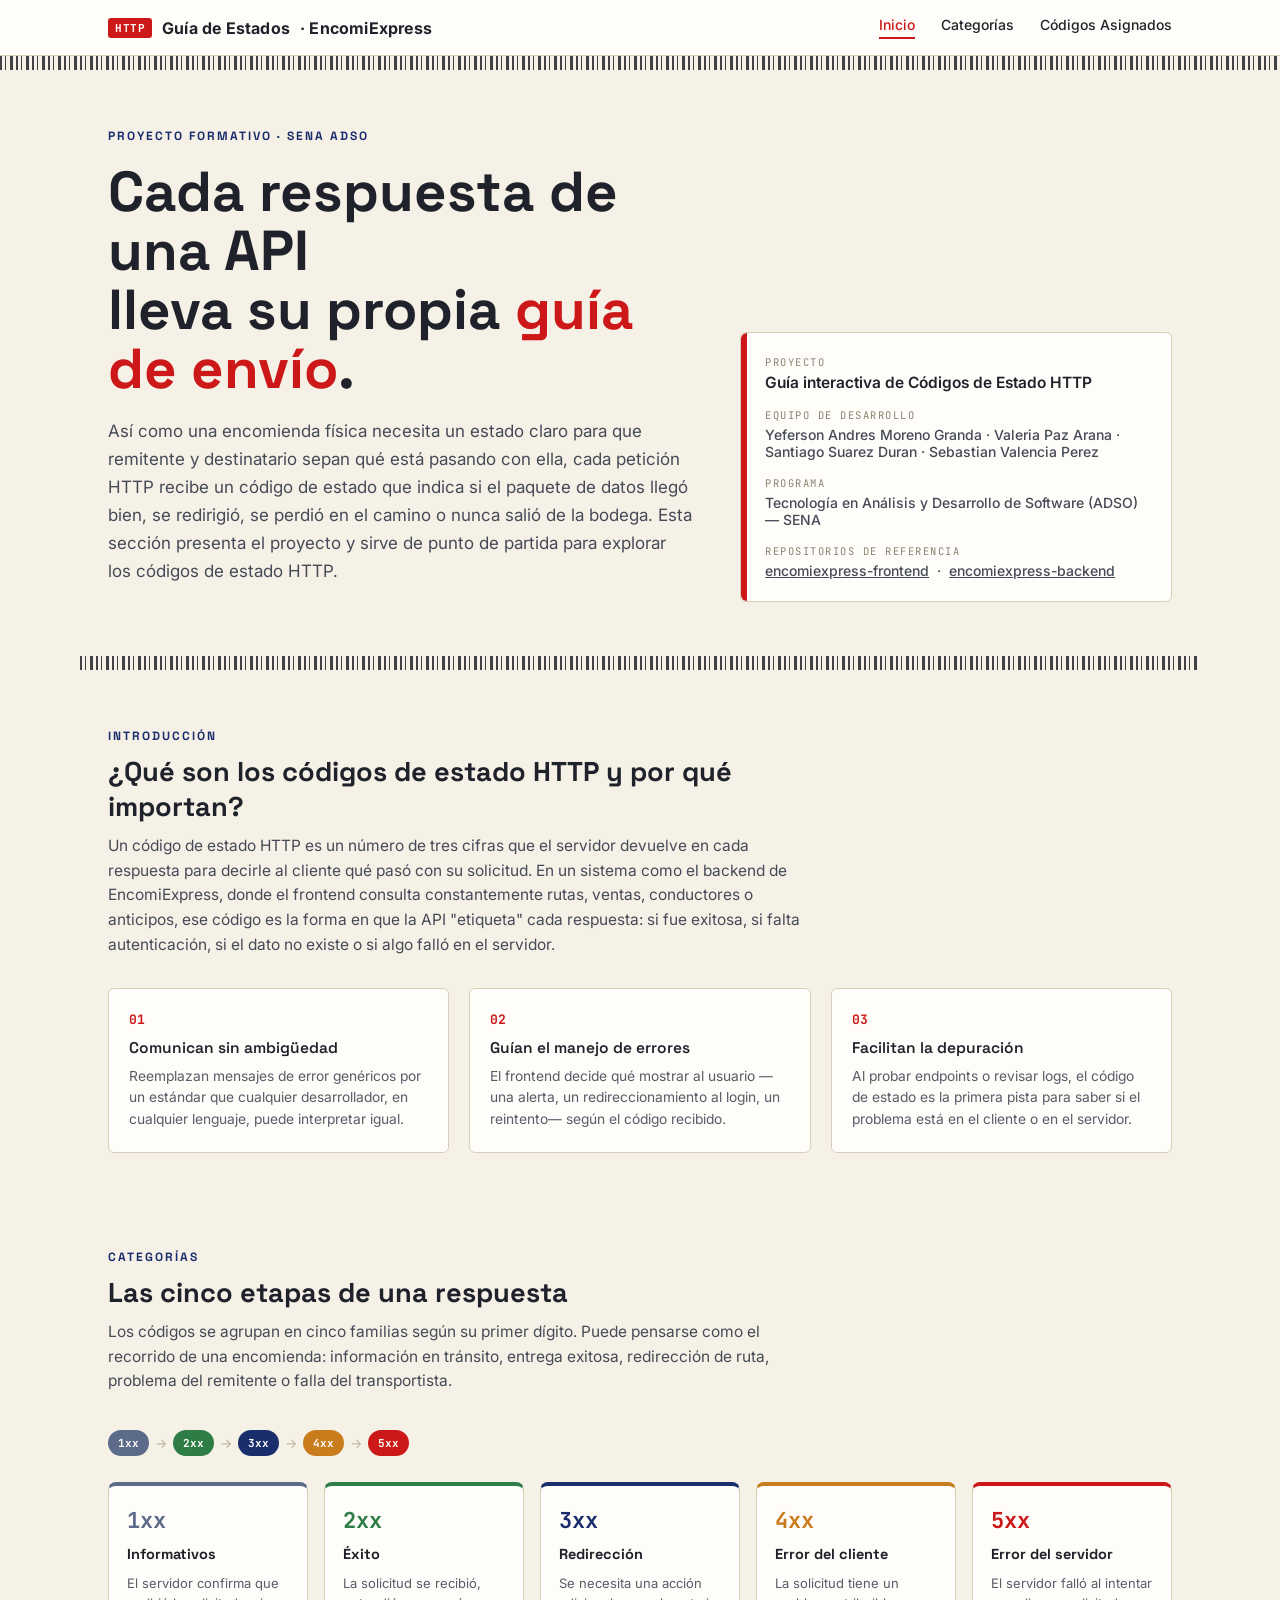
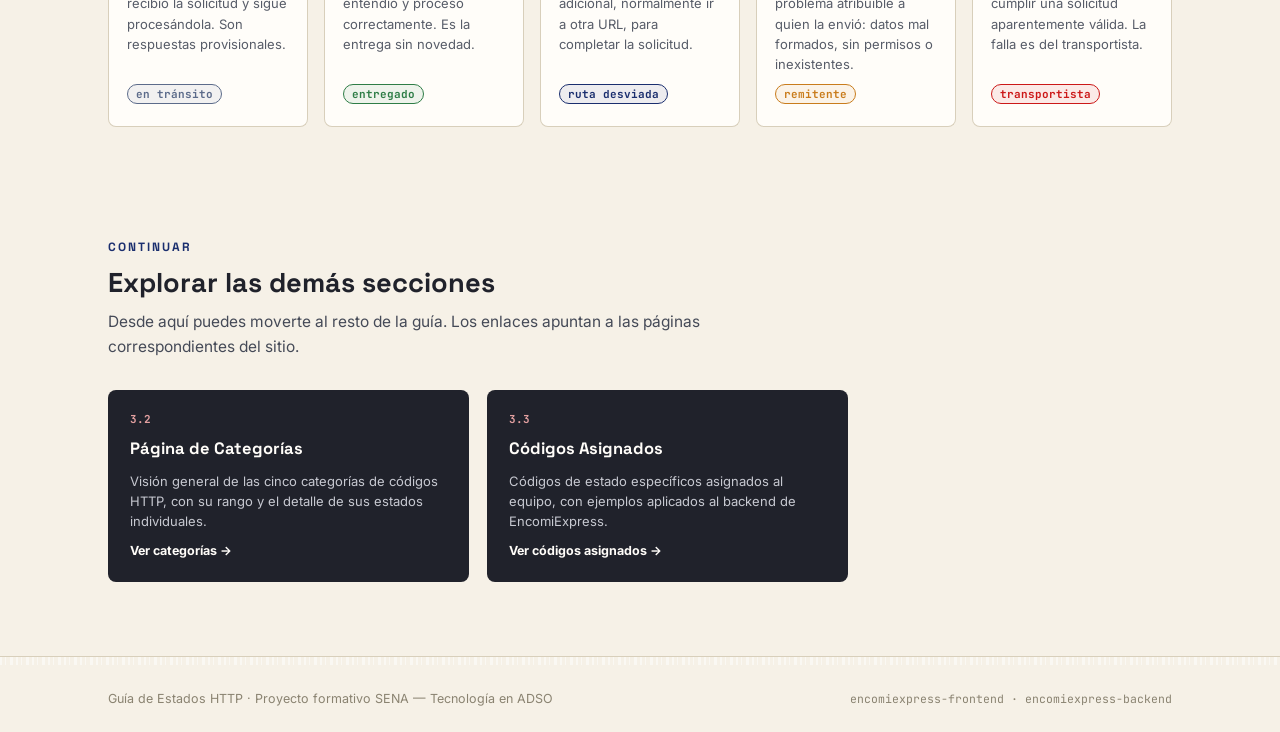
<file: index.html>
<!DOCTYPE html>
<html lang="es">
<head>
<meta charset="UTF-8">
<meta name="viewport" content="width=device-width, initial-scale=1.0">
<title>EncomiExpress · Guía de Estados HTTP</title>
<link rel="preconnect" href="https://fonts.googleapis.com">
<link rel="preconnect" href="https://fonts.gstatic.com" crossorigin>
<link href="https://fonts.googleapis.com/css2?family=Space+Grotesk:wght@500;600;700&family=Inter:wght@400;500;600&family=JetBrains+Mono:wght@500;700&display=swap" rel="stylesheet">
<link rel="stylesheet" href="styles.css">
</head>
<body class="page-home">

<header class="top">
  <div class="nav-wrap">
    <div class="brand"><span class="tag">HTTP</span> Guía de Estados<span class="brand-suffix"> · EncomiExpress</span></div>
    <nav class="links" id="nav-links">
      <a href="index.html">Inicio</a>
      <a href="categorias.html">Categorías</a>
      <a href="codigos-asignados.html">Códigos Asignados</a>
    </nav>
    <button type="button" class="nav-toggle" aria-label="Abrir menú" aria-expanded="false" aria-controls="nav-links">
      <span></span><span></span><span></span>
    </button>
  </div>
</header>

<div class="barcode"></div>

<main id="inicio">

  <section class="hero">
    <div>
      <span class="eyebrow">Proyecto formativo · SENA ADSO</span>
      <h1>Cada respuesta de una API<br>lleva su propia <span>guía de envío</span>.</h1>
      <p class="lead">
        Así como una encomienda física necesita un estado claro para que remitente y destinatario sepan
        qué está pasando con ella, cada petición HTTP recibe un código de estado que indica si el paquete
        de datos llegó bien, se redirigió, se perdió en el camino o nunca salió de la bodega.
        Esta sección presenta el proyecto y sirve de punto de partida para explorar los códigos de estado HTTP.
      </p>
    </div>

    <div class="waybill">
      <div class="wb-row">
        <div class="wb-label">Proyecto</div>
        <div class="wb-value">Guía interactiva de Códigos de Estado HTTP</div>
      </div>
      <div class="wb-row">
        <div class="wb-label">Equipo de desarrollo</div>
        <div class="wb-value small">Yeferson Andres Moreno Granda · Valeria Paz Arana · Santiago Suarez Duran · Sebastian Valencia Perez</div>
      </div>
      <div class="wb-row">
        <div class="wb-label">Programa</div>
        <div class="wb-value small">Tecnología en Análisis y Desarrollo de Software (ADSO) — SENA</div>
      </div>
      <div class="wb-row">
        <div class="wb-label">Repositorios de referencia</div>
        <div class="wb-value small">
          <a href="https://github.com/EncomiExpress/encomiexpress-frontend" target="_blank" rel="noopener">encomiexpress-frontend</a>
          &nbsp;·&nbsp;
          <a href="https://github.com/EncomiExpress/encomiexpress-backend" target="_blank" rel="noopener">encomiexpress-backend</a>
        </div>
      </div>
    </div>
  </section>

  <div class="barcode" style="max-width:1120px;margin:0 auto;"></div>

  <section id="por-que-importan">
    <div class="section-head">
      <span class="eyebrow">Introducción</span>
      <h2>¿Qué son los códigos de estado HTTP y por qué importan?</h2>
      <p>
        Un código de estado HTTP es un número de tres cifras que el servidor devuelve en cada respuesta
        para decirle al cliente qué pasó con su solicitud. En un sistema como el backend de EncomiExpress,
        donde el frontend consulta constantemente rutas, ventas, conductores o anticipos, ese código es la
        forma en que la API "etiqueta" cada respuesta: si fue exitosa, si falta autenticación, si el dato no
        existe o si algo falló en el servidor.
      </p>
    </div>

    <div class="why-grid">
      <div class="why-card">
        <div class="num">01</div>
        <h3>Comunican sin ambigüedad</h3>
        <p>Reemplazan mensajes de error genéricos por un estándar que cualquier desarrollador, en cualquier lenguaje, puede interpretar igual.</p>
      </div>
      <div class="why-card">
        <div class="num">02</div>
        <h3>Guían el manejo de errores</h3>
        <p>El frontend decide qué mostrar al usuario —una alerta, un redireccionamiento al login, un reintento— según el código recibido.</p>
      </div>
      <div class="why-card">
        <div class="num">03</div>
        <h3>Facilitan la depuración</h3>
        <p>Al probar endpoints o revisar logs, el código de estado es la primera pista para saber si el problema está en el cliente o en el servidor.</p>
      </div>
    </div>
  </section>

  <section id="categorias" class="tight">
    <div class="section-head">
      <span class="eyebrow">Categorías</span>
      <h2>Las cinco etapas de una respuesta</h2>
      <p>
        Los códigos se agrupan en cinco familias según su primer dígito. Puede pensarse como el recorrido
        de una encomienda: información en tránsito, entrega exitosa, redirección de ruta, problema del
        remitente o falla del transportista.
      </p>
    </div>

    <div class="track-strip">
      <span class="stop" style="background:#5C6B8A">1xx</span><span class="arrow">→</span>
      <span class="stop" style="background:var(--verde-entregado)">2xx</span><span class="arrow">→</span>
      <span class="stop" style="background:var(--azul-encomi)">3xx</span><span class="arrow">→</span>
      <span class="stop" style="background:var(--ambar-aviso)">4xx</span><span class="arrow">→</span>
      <span class="stop" style="background:var(--rojo-carga)">5xx</span>
    </div>

    <div class="cat-grid">
      <div class="cat-card" style="--c:#5C6B8A">
        <div class="code-range">1xx</div>
        <h3>Informativos</h3>
        <p>El servidor confirma que recibió la solicitud y sigue procesándola. Son respuestas provisionales.</p>
        <span class="status-chip">en tránsito</span>
      </div>
      <div class="cat-card" style="--c:var(--verde-entregado)">
        <div class="code-range">2xx</div>
        <h3>Éxito</h3>
        <p>La solicitud se recibió, entendió y procesó correctamente. Es la entrega sin novedad.</p>
        <span class="status-chip">entregado</span>
      </div>
      <div class="cat-card" style="--c:var(--azul-encomi)">
        <div class="code-range">3xx</div>
        <h3>Redirección</h3>
        <p>Se necesita una acción adicional, normalmente ir a otra URL, para completar la solicitud.</p>
        <span class="status-chip">ruta desviada</span>
      </div>
      <div class="cat-card" style="--c:var(--ambar-aviso)">
        <div class="code-range">4xx</div>
        <h3>Error del cliente</h3>
        <p>La solicitud tiene un problema atribuible a quien la envió: datos mal formados, sin permisos o inexistentes.</p>
        <span class="status-chip">remitente</span>
      </div>
      <div class="cat-card" style="--c:var(--rojo-carga)">
        <div class="code-range">5xx</div>
        <h3>Error del servidor</h3>
        <p>El servidor falló al intentar cumplir una solicitud aparentemente válida. La falla es del transportista.</p>
        <span class="status-chip">transportista</span>
      </div>
    </div>
  </section>

  <section id="explorar">
    <div class="section-head">
      <span class="eyebrow">Continuar</span>
      <h2>Explorar las demás secciones</h2>
      <p>Desde aquí puedes moverte al resto de la guía. Los enlaces apuntan a las páginas correspondientes del sitio.</p>
    </div>

    <div class="explore-grid cols-2">
      <a class="explore-card" href="categorias.html">
        <span class="ex-num">3.2</span>
        <h3>Página de Categorías</h3>
        <p>Visión general de las cinco categorías de códigos HTTP, con su rango y el detalle de sus estados individuales.</p>
        <span class="go">Ver categorías</span>
      </a>
      <a class="explore-card" href="codigos-asignados.html">
        <span class="ex-num">3.3</span>
        <h3>Códigos Asignados</h3>
        <p>Códigos de estado específicos asignados al equipo, con ejemplos aplicados al backend de EncomiExpress.</p>
        <span class="go">Ver códigos asignados</span>
      </a>
    </div>
  </section>

</main>

<footer>
  <div class="barcode light" style="height:8px;"></div>
  <div class="footer-wrap">
    <p>Guía de Estados HTTP · Proyecto formativo SENA — Tecnología en ADSO</p>
    <p class="mono">encomiexpress-frontend · encomiexpress-backend</p>
  </div>
</footer>

<button type="button" id="back-to-top" class="back-to-top" aria-label="Volver arriba">↑</button>

<script src="script.js" defer></script>
</body>
</html>
</file>
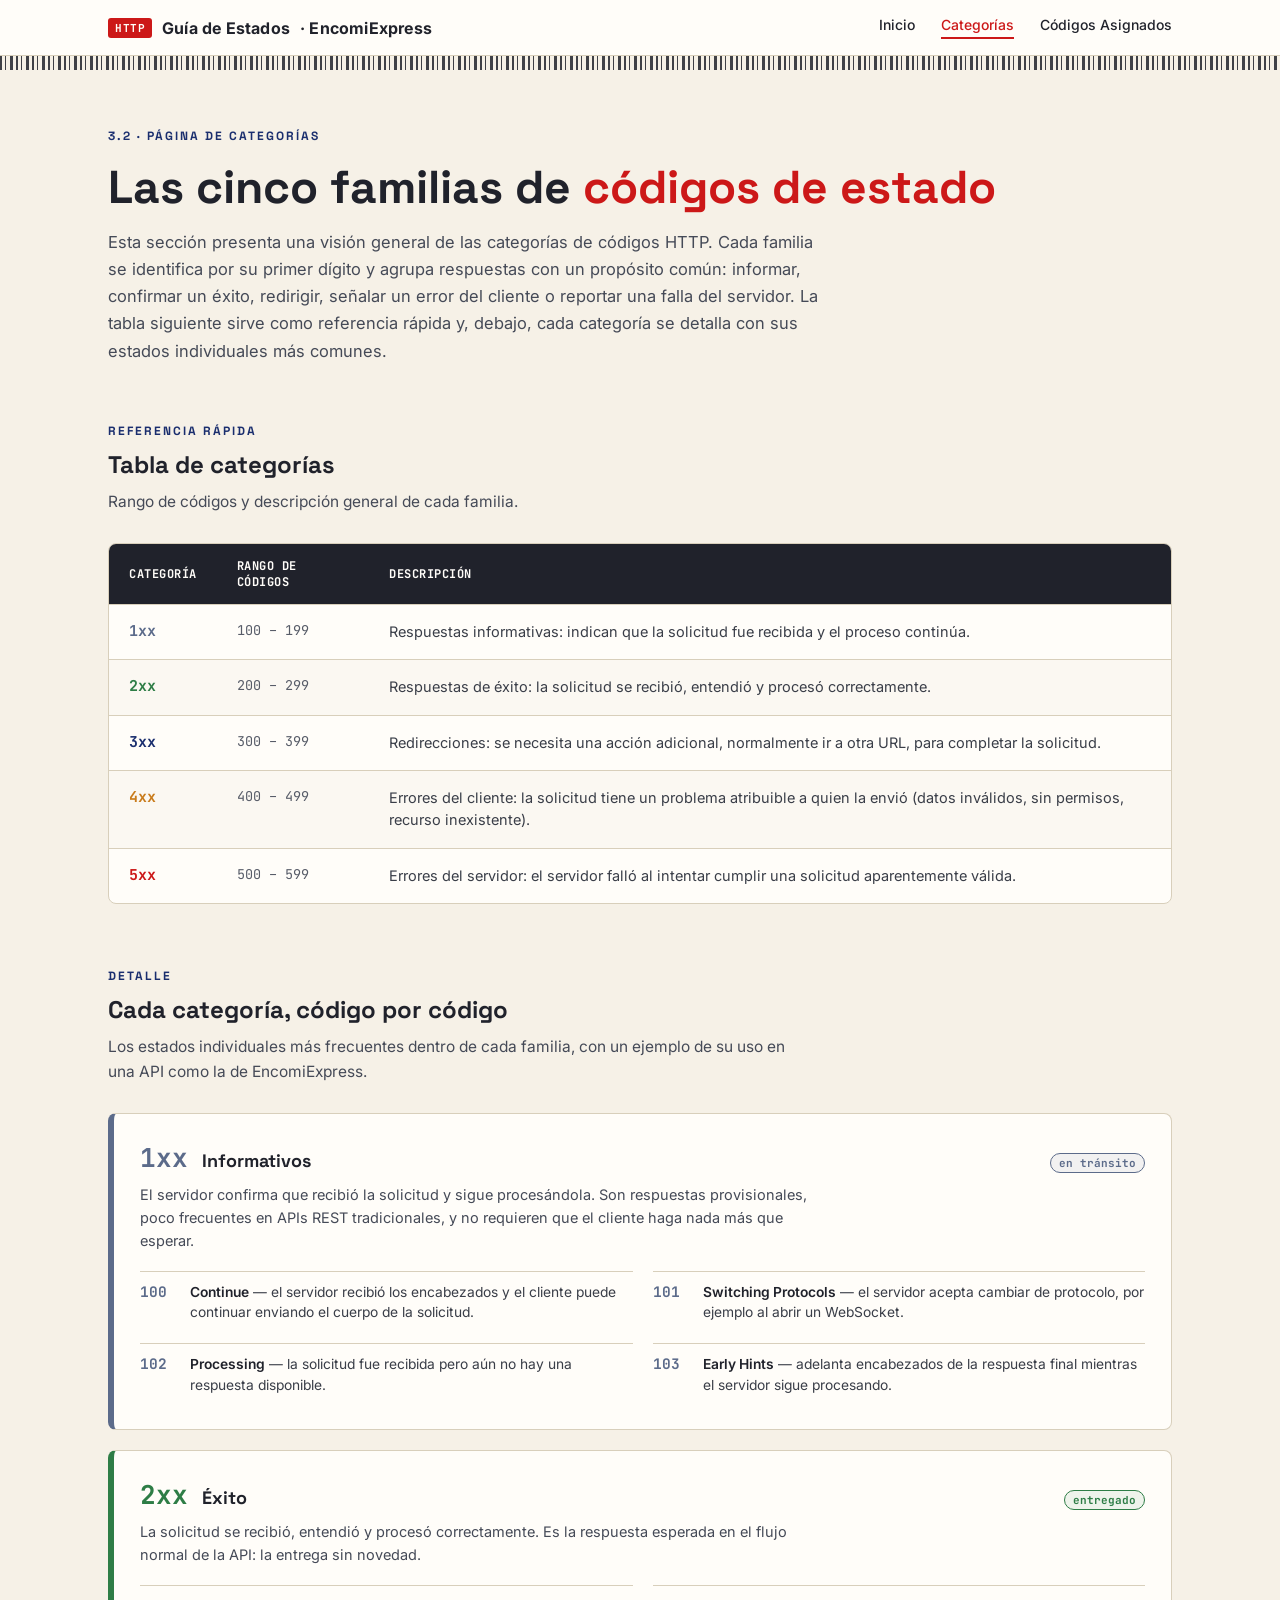
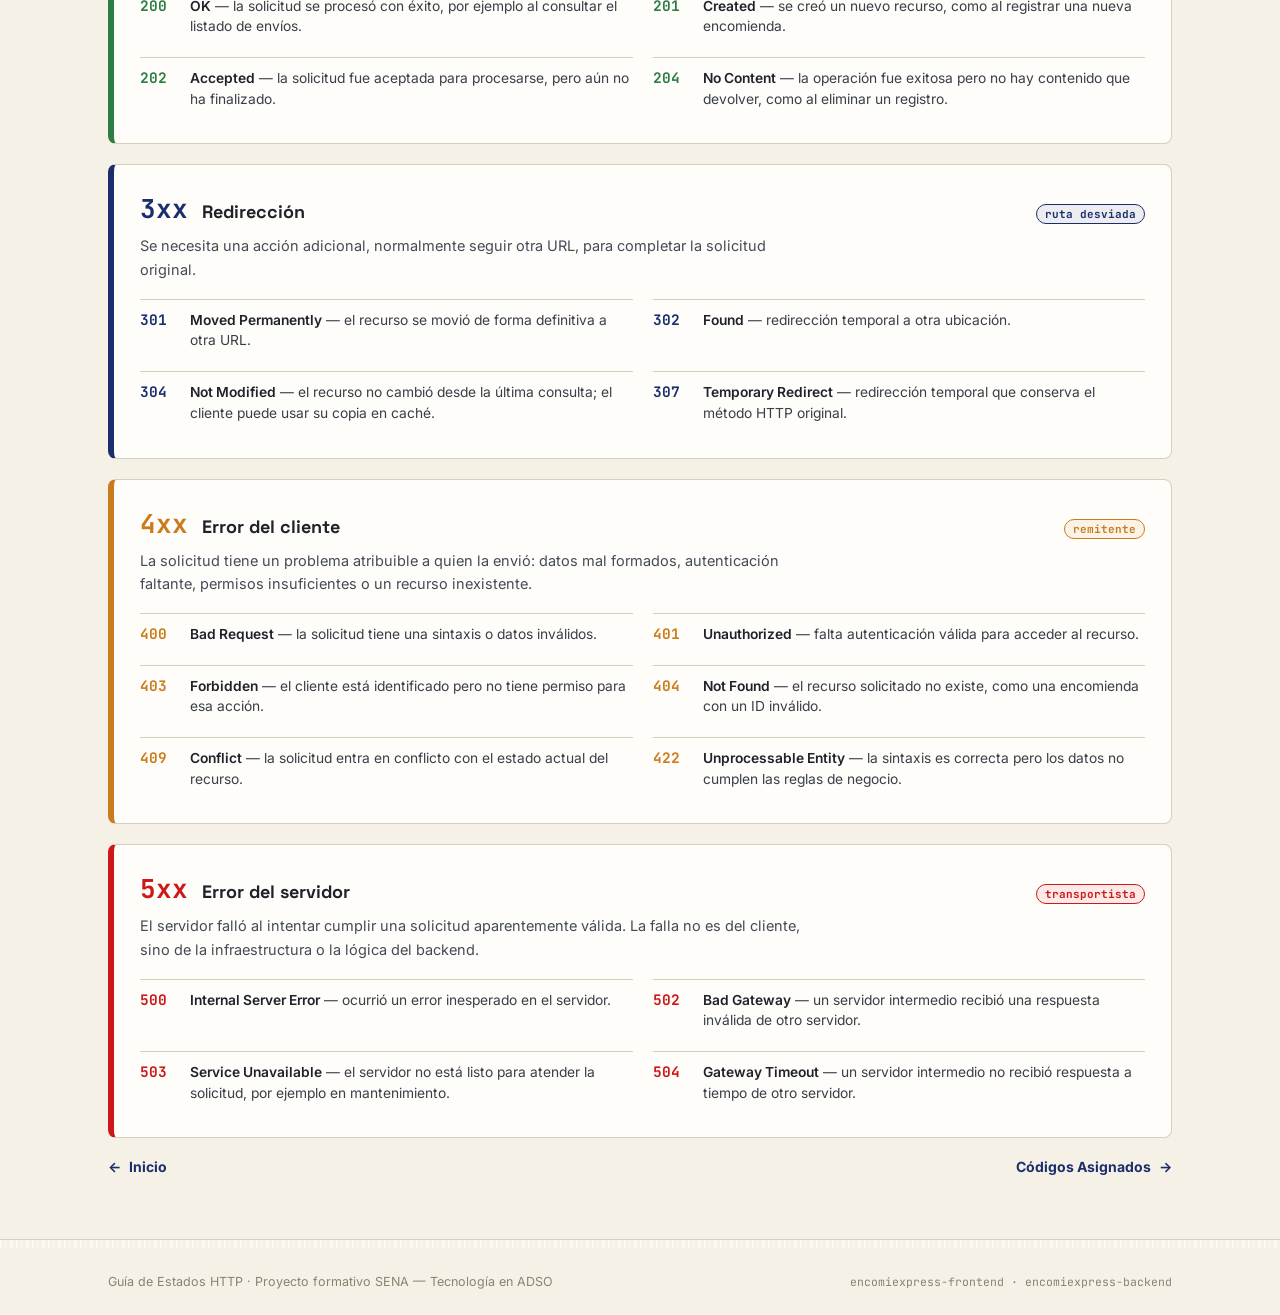
<file: categorias.html>
<!DOCTYPE html>
<html lang="es">
<head>
<meta charset="UTF-8">
<meta name="viewport" content="width=device-width, initial-scale=1.0">
<title>Categorías · EncomiExpress</title>
<link rel="preconnect" href="https://fonts.googleapis.com">
<link rel="preconnect" href="https://fonts.gstatic.com" crossorigin>
<link href="https://fonts.googleapis.com/css2?family=Space+Grotesk:wght@500;600;700&family=Inter:wght@400;500;600&family=JetBrains+Mono:wght@500;700&display=swap" rel="stylesheet">
<link rel="stylesheet" href="styles.css">
</head>
<body>

<header class="top">
  <div class="nav-wrap">
    <div class="brand"><span class="tag">HTTP</span> Guía de Estados<span class="brand-suffix"> · EncomiExpress</span></div>
    <nav class="links" id="nav-links">
      <a href="index.html">Inicio</a>
      <a href="categorias.html" class="active">Categorías</a>
      <a href="codigos-asignados.html">Códigos Asignados</a>
    </nav>
    <button type="button" class="nav-toggle" aria-label="Abrir menú" aria-expanded="false" aria-controls="nav-links">
      <span></span><span></span><span></span>
    </button>
  </div>
</header>

<div class="barcode"></div>

<main>

  <div class="page-head">
    <span class="eyebrow">3.2 · Página de Categorías</span>
    <h1>Las cinco familias de <span>códigos de estado</span></h1>
    <p class="lead">
      Esta sección presenta una visión general de las categorías de códigos HTTP. Cada familia se identifica
      por su primer dígito y agrupa respuestas con un propósito común: informar, confirmar un éxito, redirigir,
      señalar un error del cliente o reportar una falla del servidor. La tabla siguiente sirve como referencia
      rápida y, debajo, cada categoría se detalla con sus estados individuales más comunes.
    </p>
  </div>

  <section>
    <div class="section-head">
      <span class="eyebrow">Referencia rápida</span>
      <h2>Tabla de categorías</h2>
      <p>Rango de códigos y descripción general de cada familia.</p>
    </div>

    <div class="table-wrap">
      <table class="ref-table" id="cat-table">
        <thead>
          <tr>
            <th>Categoría</th>
            <th>Rango de Códigos</th>
            <th>Descripción</th>
          </tr>
        </thead>
        <tbody>
          <tr>
            <td class="cat" style="--c:#5C6B8A">1xx</td>
            <td class="range">100 – 199</td>
            <td class="desc">Respuestas informativas: indican que la solicitud fue recibida y el proceso continúa.</td>
          </tr>
          <tr>
            <td class="cat" style="--c:#2E7D46">2xx</td>
            <td class="range">200 – 299</td>
            <td class="desc">Respuestas de éxito: la solicitud se recibió, entendió y procesó correctamente.</td>
          </tr>
          <tr>
            <td class="cat" style="--c:#1A2E6E">3xx</td>
            <td class="range">300 – 399</td>
            <td class="desc">Redirecciones: se necesita una acción adicional, normalmente ir a otra URL, para completar la solicitud.</td>
          </tr>
          <tr>
            <td class="cat" style="--c:#C97C1C">4xx</td>
            <td class="range">400 – 499</td>
            <td class="desc">Errores del cliente: la solicitud tiene un problema atribuible a quien la envió (datos inválidos, sin permisos, recurso inexistente).</td>
          </tr>
          <tr>
            <td class="cat" style="--c:#CC1818">5xx</td>
            <td class="range">500 – 599</td>
            <td class="desc">Errores del servidor: el servidor falló al intentar cumplir una solicitud aparentemente válida.</td>
          </tr>
        </tbody>
      </table>
    </div>
  </section>

  <section class="tight">
    <div class="section-head">
      <span class="eyebrow">Detalle</span>
      <h2>Cada categoría, código por código</h2>
      <p>Los estados individuales más frecuentes dentro de cada familia, con un ejemplo de su uso en una API como la de EncomiExpress.</p>
    </div>

    <div class="cat-detail" style="--c:#5C6B8A">
      <div class="cat-detail-head">
        <span class="code-range">1xx</span>
        <h3>Informativos</h3>
        <span class="status-chip">en tránsito</span>
      </div>
      <p class="desc">El servidor confirma que recibió la solicitud y sigue procesándola. Son respuestas provisionales, poco frecuentes en APIs REST tradicionales, y no requieren que el cliente haga nada más que esperar.</p>
      <div class="code-list">
        <div class="code-item"><span class="num">100</span><span class="txt"><strong>Continue</strong> — el servidor recibió los encabezados y el cliente puede continuar enviando el cuerpo de la solicitud.</span></div>
        <div class="code-item"><span class="num">101</span><span class="txt"><strong>Switching Protocols</strong> — el servidor acepta cambiar de protocolo, por ejemplo al abrir un WebSocket.</span></div>
        <div class="code-item"><span class="num">102</span><span class="txt"><strong>Processing</strong> — la solicitud fue recibida pero aún no hay una respuesta disponible.</span></div>
        <div class="code-item"><span class="num">103</span><span class="txt"><strong>Early Hints</strong> — adelanta encabezados de la respuesta final mientras el servidor sigue procesando.</span></div>
      </div>
    </div>

    <div class="cat-detail" style="--c:#2E7D46">
      <div class="cat-detail-head">
        <span class="code-range">2xx</span>
        <h3>Éxito</h3>
        <span class="status-chip">entregado</span>
      </div>
      <p class="desc">La solicitud se recibió, entendió y procesó correctamente. Es la respuesta esperada en el flujo normal de la API: la entrega sin novedad.</p>
      <div class="code-list">
        <div class="code-item"><span class="num">200</span><span class="txt"><strong>OK</strong> — la solicitud se procesó con éxito, por ejemplo al consultar el listado de envíos.</span></div>
        <div class="code-item"><span class="num">201</span><span class="txt"><strong>Created</strong> — se creó un nuevo recurso, como al registrar una nueva encomienda.</span></div>
        <div class="code-item"><span class="num">202</span><span class="txt"><strong>Accepted</strong> — la solicitud fue aceptada para procesarse, pero aún no ha finalizado.</span></div>
        <div class="code-item"><span class="num">204</span><span class="txt"><strong>No Content</strong> — la operación fue exitosa pero no hay contenido que devolver, como al eliminar un registro.</span></div>
      </div>
    </div>

    <div class="cat-detail" style="--c:#1A2E6E">
      <div class="cat-detail-head">
        <span class="code-range">3xx</span>
        <h3>Redirección</h3>
        <span class="status-chip">ruta desviada</span>
      </div>
      <p class="desc">Se necesita una acción adicional, normalmente seguir otra URL, para completar la solicitud original.</p>
      <div class="code-list">
        <div class="code-item"><span class="num">301</span><span class="txt"><strong>Moved Permanently</strong> — el recurso se movió de forma definitiva a otra URL.</span></div>
        <div class="code-item"><span class="num">302</span><span class="txt"><strong>Found</strong> — redirección temporal a otra ubicación.</span></div>
        <div class="code-item"><span class="num">304</span><span class="txt"><strong>Not Modified</strong> — el recurso no cambió desde la última consulta; el cliente puede usar su copia en caché.</span></div>
        <div class="code-item"><span class="num">307</span><span class="txt"><strong>Temporary Redirect</strong> — redirección temporal que conserva el método HTTP original.</span></div>
      </div>
    </div>

    <div class="cat-detail" style="--c:#C97C1C">
      <div class="cat-detail-head">
        <span class="code-range">4xx</span>
        <h3>Error del cliente</h3>
        <span class="status-chip">remitente</span>
      </div>
      <p class="desc">La solicitud tiene un problema atribuible a quien la envió: datos mal formados, autenticación faltante, permisos insuficientes o un recurso inexistente.</p>
      <div class="code-list">
        <div class="code-item"><span class="num">400</span><span class="txt"><strong>Bad Request</strong> — la solicitud tiene una sintaxis o datos inválidos.</span></div>
        <div class="code-item"><span class="num">401</span><span class="txt"><strong>Unauthorized</strong> — falta autenticación válida para acceder al recurso.</span></div>
        <div class="code-item"><span class="num">403</span><span class="txt"><strong>Forbidden</strong> — el cliente está identificado pero no tiene permiso para esa acción.</span></div>
        <div class="code-item"><span class="num">404</span><span class="txt"><strong>Not Found</strong> — el recurso solicitado no existe, como una encomienda con un ID inválido.</span></div>
        <div class="code-item"><span class="num">409</span><span class="txt"><strong>Conflict</strong> — la solicitud entra en conflicto con el estado actual del recurso.</span></div>
        <div class="code-item"><span class="num">422</span><span class="txt"><strong>Unprocessable Entity</strong> — la sintaxis es correcta pero los datos no cumplen las reglas de negocio.</span></div>
      </div>
    </div>

    <div class="cat-detail" style="--c:#CC1818">
      <div class="cat-detail-head">
        <span class="code-range">5xx</span>
        <h3>Error del servidor</h3>
        <span class="status-chip">transportista</span>
      </div>
      <p class="desc">El servidor falló al intentar cumplir una solicitud aparentemente válida. La falla no es del cliente, sino de la infraestructura o la lógica del backend.</p>
      <div class="code-list">
        <div class="code-item"><span class="num">500</span><span class="txt"><strong>Internal Server Error</strong> — ocurrió un error inesperado en el servidor.</span></div>
        <div class="code-item"><span class="num">502</span><span class="txt"><strong>Bad Gateway</strong> — un servidor intermedio recibió una respuesta inválida de otro servidor.</span></div>
        <div class="code-item"><span class="num">503</span><span class="txt"><strong>Service Unavailable</strong> — el servidor no está listo para atender la solicitud, por ejemplo en mantenimiento.</span></div>
        <div class="code-item"><span class="num">504</span><span class="txt"><strong>Gateway Timeout</strong> — un servidor intermedio no recibió respuesta a tiempo de otro servidor.</span></div>
      </div>
    </div>

    <div class="page-nav">
      <a class="prev" href="index.html">Inicio</a>
      <a class="next" href="codigos-asignados.html">Códigos Asignados</a>
    </div>
  </section>

</main>

<footer>
  <div class="barcode light" style="height:8px;"></div>
  <div class="footer-wrap">
    <p>Guía de Estados HTTP · Proyecto formativo SENA — Tecnología en ADSO</p>
    <p class="mono">encomiexpress-frontend · encomiexpress-backend</p>
  </div>
</footer>

<button type="button" id="back-to-top" class="back-to-top" aria-label="Volver arriba">↑</button>

<script src="script.js" defer></script>
</body>
</html>
</file>
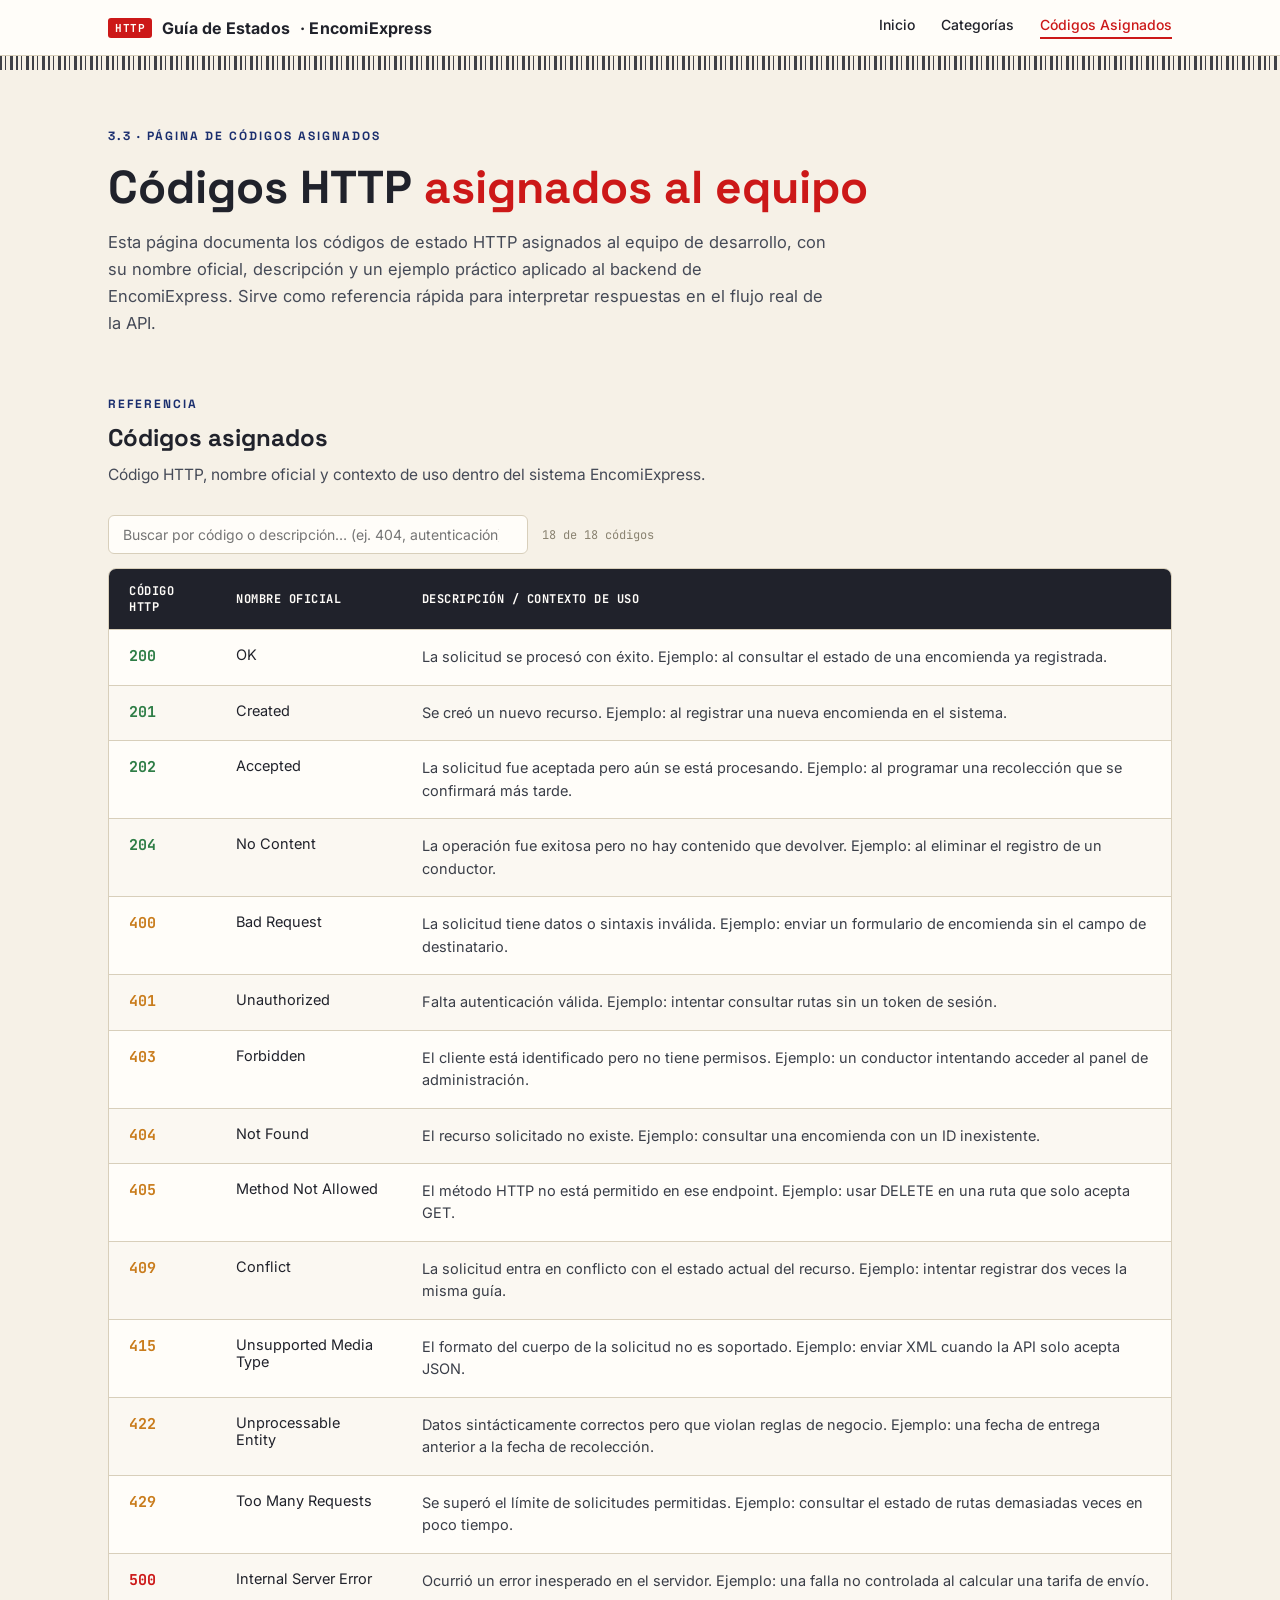
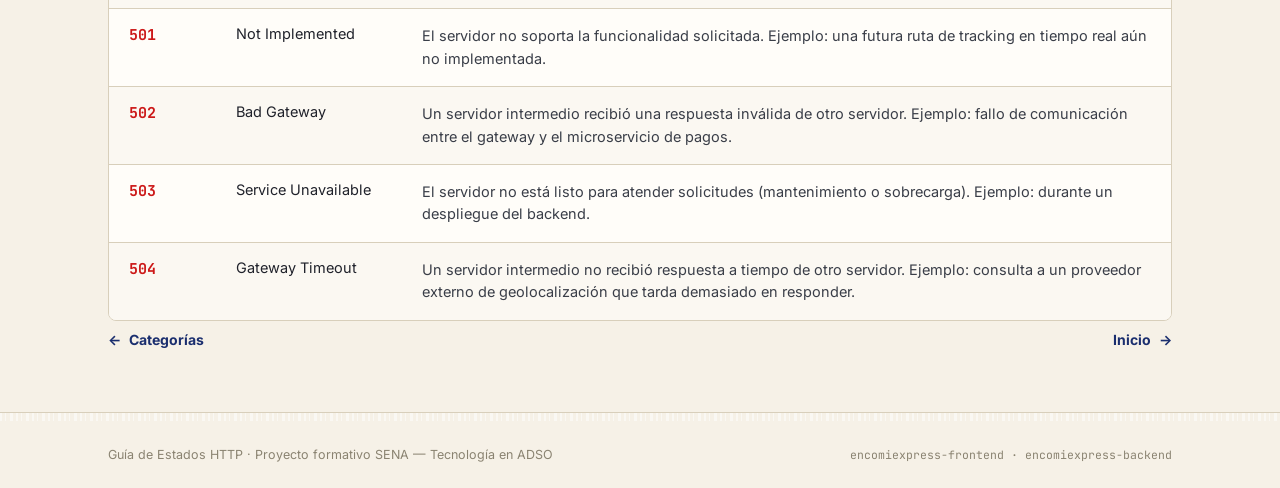
<file: codigos-asignados.html>
<!DOCTYPE html>
<html lang="es">
<head>
<meta charset="UTF-8">
<meta name="viewport" content="width=device-width, initial-scale=1.0">
<title>Códigos Asignados · EncomiExpress</title>
<link rel="preconnect" href="https://fonts.googleapis.com">
<link rel="preconnect" href="https://fonts.gstatic.com" crossorigin>
<link href="https://fonts.googleapis.com/css2?family=Space+Grotesk:wght@500;600;700&family=Inter:wght@400;500;600&family=JetBrains+Mono:wght@500;700&display=swap" rel="stylesheet">
<link rel="stylesheet" href="styles.css">
</head>
<body>

<header class="top">
  <div class="nav-wrap">
    <div class="brand"><span class="tag">HTTP</span> Guía de Estados<span class="brand-suffix"> · EncomiExpress</span></div>
    <nav class="links" id="nav-links">
      <a href="index.html">Inicio</a>
      <a href="categorias.html">Categorías</a>
      <a href="codigos-asignados.html" class="active">Códigos Asignados</a>
    </nav>
    <button type="button" class="nav-toggle" aria-label="Abrir menú" aria-expanded="false" aria-controls="nav-links">
      <span></span><span></span><span></span>
    </button>
  </div>
</header>

<div class="barcode"></div>

<main>

  <div class="page-head">
    <span class="eyebrow">3.3 · Página de Códigos Asignados</span>
    <h1>Códigos HTTP <span>asignados al equipo</span></h1>
    <p class="lead">
      Esta página documenta los códigos de estado HTTP asignados al equipo de desarrollo, con su nombre oficial,
      descripción y un ejemplo práctico aplicado al backend de EncomiExpress. Sirve como referencia rápida
      para interpretar respuestas en el flujo real de la API.
    </p>
  </div>

  <section>
    <div class="section-head">
      <span class="eyebrow">Referencia</span>
      <h2>Códigos asignados</h2>
      <p>Código HTTP, nombre oficial y contexto de uso dentro del sistema EncomiExpress.</p>
    </div>

    <div class="table-search">
      <input type="search" id="code-search" placeholder="Buscar por código o descripción… (ej. 404, autenticación)" aria-label="Buscar código HTTP">
      <span class="search-count" id="search-count"></span>
    </div>

    <div class="table-wrap">
      <table class="ref-table" id="codes-table">
        <thead>
          <tr>
            <th>Código HTTP</th>
            <th>Nombre Oficial</th>
            <th>Descripción / Contexto de uso</th>
          </tr>
        </thead>
        <tbody>
          <tr>
            <td class="cat" style="--c:var(--verde-entregado)">200</td>
            <td>OK</td>
            <td class="desc">La solicitud se procesó con éxito. Ejemplo: al consultar el estado de una encomienda ya registrada.</td>
          </tr>
          <tr>
            <td class="cat" style="--c:var(--verde-entregado)">201</td>
            <td>Created</td>
            <td class="desc">Se creó un nuevo recurso. Ejemplo: al registrar una nueva encomienda en el sistema.</td>
          </tr>
          <tr>
            <td class="cat" style="--c:var(--verde-entregado)">202</td>
            <td>Accepted</td>
            <td class="desc">La solicitud fue aceptada pero aún se está procesando. Ejemplo: al programar una recolección que se confirmará más tarde.</td>
          </tr>
          <tr>
            <td class="cat" style="--c:var(--verde-entregado)">204</td>
            <td>No Content</td>
            <td class="desc">La operación fue exitosa pero no hay contenido que devolver. Ejemplo: al eliminar el registro de un conductor.</td>
          </tr>
          <tr>
            <td class="cat" style="--c:var(--ambar-aviso)">400</td>
            <td>Bad Request</td>
            <td class="desc">La solicitud tiene datos o sintaxis inválida. Ejemplo: enviar un formulario de encomienda sin el campo de destinatario.</td>
          </tr>
          <tr>
            <td class="cat" style="--c:var(--ambar-aviso)">401</td>
            <td>Unauthorized</td>
            <td class="desc">Falta autenticación válida. Ejemplo: intentar consultar rutas sin un token de sesión.</td>
          </tr>
          <tr>
            <td class="cat" style="--c:var(--ambar-aviso)">403</td>
            <td>Forbidden</td>
            <td class="desc">El cliente está identificado pero no tiene permisos. Ejemplo: un conductor intentando acceder al panel de administración.</td>
          </tr>
          <tr>
            <td class="cat" style="--c:var(--ambar-aviso)">404</td>
            <td>Not Found</td>
            <td class="desc">El recurso solicitado no existe. Ejemplo: consultar una encomienda con un ID inexistente.</td>
          </tr>
          <tr>
            <td class="cat" style="--c:var(--ambar-aviso)">405</td>
            <td>Method Not Allowed</td>
            <td class="desc">El método HTTP no está permitido en ese endpoint. Ejemplo: usar DELETE en una ruta que solo acepta GET.</td>
          </tr>
          <tr>
            <td class="cat" style="--c:var(--ambar-aviso)">409</td>
            <td>Conflict</td>
            <td class="desc">La solicitud entra en conflicto con el estado actual del recurso. Ejemplo: intentar registrar dos veces la misma guía.</td>
          </tr>
          <tr>
            <td class="cat" style="--c:var(--ambar-aviso)">415</td>
            <td>Unsupported Media Type</td>
            <td class="desc">El formato del cuerpo de la solicitud no es soportado. Ejemplo: enviar XML cuando la API solo acepta JSON.</td>
          </tr>
          <tr>
            <td class="cat" style="--c:var(--ambar-aviso)">422</td>
            <td>Unprocessable Entity</td>
            <td class="desc">Datos sintácticamente correctos pero que violan reglas de negocio. Ejemplo: una fecha de entrega anterior a la fecha de recolección.</td>
          </tr>
          <tr>
            <td class="cat" style="--c:var(--ambar-aviso)">429</td>
            <td>Too Many Requests</td>
            <td class="desc">Se superó el límite de solicitudes permitidas. Ejemplo: consultar el estado de rutas demasiadas veces en poco tiempo.</td>
          </tr>
          <tr>
            <td class="cat" style="--c:var(--rojo-carga)">500</td>
            <td>Internal Server Error</td>
            <td class="desc">Ocurrió un error inesperado en el servidor. Ejemplo: una falla no controlada al calcular una tarifa de envío.</td>
          </tr>
          <tr>
            <td class="cat" style="--c:var(--rojo-carga)">501</td>
            <td>Not Implemented</td>
            <td class="desc">El servidor no soporta la funcionalidad solicitada. Ejemplo: una futura ruta de tracking en tiempo real aún no implementada.</td>
          </tr>
          <tr>
            <td class="cat" style="--c:var(--rojo-carga)">502</td>
            <td>Bad Gateway</td>
            <td class="desc">Un servidor intermedio recibió una respuesta inválida de otro servidor. Ejemplo: fallo de comunicación entre el gateway y el microservicio de pagos.</td>
          </tr>
          <tr>
            <td class="cat" style="--c:var(--rojo-carga)">503</td>
            <td>Service Unavailable</td>
            <td class="desc">El servidor no está listo para atender solicitudes (mantenimiento o sobrecarga). Ejemplo: durante un despliegue del backend.</td>
          </tr>
          <tr>
            <td class="cat" style="--c:var(--rojo-carga)">504</td>
            <td>Gateway Timeout</td>
            <td class="desc">Un servidor intermedio no recibió respuesta a tiempo de otro servidor. Ejemplo: consulta a un proveedor externo de geolocalización que tarda demasiado en responder.</td>
          </tr>
        </tbody>
      </table>
    </div>

    <div class="page-nav">
      <a class="prev" href="categorias.html">Categorías</a>
      <a class="next" href="index.html">Inicio</a>
    </div>
  </section>

</main>

<footer>
  <div class="barcode light" style="height:8px;"></div>
  <div class="footer-wrap">
    <p>Guía de Estados HTTP · Proyecto formativo SENA — Tecnología en ADSO</p>
    <p class="mono">encomiexpress-frontend · encomiexpress-backend</p>
  </div>
</footer>

<button type="button" id="back-to-top" class="back-to-top" aria-label="Volver arriba">↑</button>

<script src="script.js" defer></script>
</body>
</html>
</file>
<file: styles.css>
/* Guía de Estados HTTP · EncomiExpress
   Hoja de estilos compartida por index.html, categorias.html y codigos-asignados.html */

:root{
  --rojo-carga:#CC1818;
  --azul-encomi:#1A2E6E;
  --crema-papel:#F6F1E7;
  --grafito:#20222B;
  --verde-entregado:#2E7D46;
  --ambar-aviso:#C97C1C;
  --linea:#D8CFBB;
  --blanco:#FFFDF9;
}

*{box-sizing:border-box;}
html{scroll-behavior:smooth;}
body{
  margin:0;
  background:var(--crema-papel);
  color:var(--grafito);
  font-family:'Inter', sans-serif;
  -webkit-font-smoothing:antialiased;
}
h1,h2,h3,.eyebrow{font-family:'Space Grotesk', sans-serif;}
code, .code, .mono{font-family:'JetBrains Mono', monospace;}

a{color:inherit;}

.eyebrow{
  display:inline-block; font-size:12px; font-weight:700; letter-spacing:2px;
  text-transform:uppercase; color:var(--azul-encomi); margin-bottom:18px;
}
h1 span{color:var(--rojo-carga);}

/* barcode-style divider, nod to la guía de envío en PDF con jsbarcode */
.barcode{
  height:14px;
  background-image:repeating-linear-gradient(
    90deg,
    var(--grafito) 0px, var(--grafito) 2px,
    transparent 2px, transparent 5px,
    var(--grafito) 5px, var(--grafito) 6px,
    transparent 6px, transparent 10px,
    var(--grafito) 10px, var(--grafito) 13px,
    transparent 13px, transparent 16px
  );
  opacity:0.85;
}
.barcode.light{ filter:invert(1) brightness(1.6); opacity:0.5; }

/* ===== NAV ===== */
header.top{
  position:sticky; top:0; z-index:50;
  background:var(--blanco);
  border-bottom:1px solid var(--linea);
}
.nav-wrap{
  position:relative;
  max-width:1120px; margin:0 auto; padding:16px 28px;
  display:flex; align-items:center; justify-content:space-between; gap:20px;
}
.brand{display:flex; align-items:center; gap:10px; font-weight:700; letter-spacing:0.2px; min-width:0;}
.brand .tag{
  background:var(--rojo-carga); color:var(--blanco);
  font-family:'JetBrains Mono',monospace; font-size:11px; font-weight:700;
  padding:3px 7px; border-radius:3px; letter-spacing:0.5px; flex-shrink:0;
}
nav.links{display:flex; gap:26px; flex-wrap:wrap;}
nav.links a{
  font-size:14px; font-weight:500; text-decoration:none; color:var(--grafito);
  padding-bottom:4px; border-bottom:2px solid transparent;
  transition:border-color .2s ease, color .2s ease;
}
nav.links a:hover{border-color:var(--rojo-carga); color:var(--rojo-carga);}
nav.links a.active{border-color:var(--rojo-carga); color:var(--rojo-carga);}

/* ===== NAV TOGGLE (hamburguesa) ===== */
.nav-toggle{
  display:none; flex-direction:column; justify-content:center; gap:5px;
  width:34px; height:34px; padding:0; border:none; background:transparent;
  cursor:pointer; flex-shrink:0;
}
.nav-toggle span{
  display:block; width:100%; height:2px; background:var(--grafito);
  transition:transform .2s ease, opacity .2s ease;
}
.nav-toggle.is-open span:nth-child(1){transform:translateY(7px) rotate(45deg);}
.nav-toggle.is-open span:nth-child(2){opacity:0;}
.nav-toggle.is-open span:nth-child(3){transform:translateY(-7px) rotate(-45deg);}

/* ===== BOTÓN VOLVER ARRIBA ===== */
.back-to-top{
  position:fixed; right:22px; bottom:22px; z-index:60;
  width:44px; height:44px; border-radius:50%; border:none;
  background:var(--grafito); color:var(--blanco); font-size:18px; line-height:1;
  cursor:pointer; display:flex; align-items:center; justify-content:center;
  opacity:0; visibility:hidden; transform:translateY(8px);
  transition:opacity .2s ease, transform .2s ease, visibility .2s ease, background .2s ease;
  box-shadow:0 8px 20px -8px rgba(32,34,43,0.5);
}
.back-to-top.visible{opacity:1; visibility:visible; transform:translateY(0);}
.back-to-top:hover{background:var(--rojo-carga);}

/* ===== HERO (solo index.html) ===== */
.hero{
  max-width:1120px; margin:0 auto; padding:64px 28px 40px;
  display:grid; grid-template-columns:1.15fr 0.85fr; gap:48px; align-items:end;
}
.hero h1{
  font-size:clamp(2.2rem, 4.4vw, 3.6rem);
  line-height:1.05; margin:0 0 18px; font-weight:700; color:var(--grafito);
}
.hero .lead{font-size:17px; line-height:1.65; max-width:56ch; color:#454A57;}

/* la "guía de envío" del equipo, a modo de manifiesto del proyecto */
.waybill{
  background:var(--blanco);
  border:1px solid var(--linea);
  border-radius:6px;
  padding:22px 24px;
  position:relative;
}
.waybill::before{
  content:"";
  position:absolute; left:0; top:0; bottom:0; width:6px;
  background:var(--rojo-carga);
  border-radius:6px 0 0 6px;
}
.waybill .wb-label{
  font-family:'JetBrains Mono',monospace; font-size:10.5px; letter-spacing:1.5px;
  text-transform:uppercase; color:#8A8371; margin-bottom:4px;
}
.waybill .wb-row{margin-bottom:16px;}
.waybill .wb-row:last-child{margin-bottom:0;}
.waybill .wb-value{font-size:15.5px; font-weight:600; color:var(--grafito);}
.waybill .wb-value.small{font-size:14px; font-weight:500; color:#454A57;}

/* ===== PAGE HEAD (categorias.html y codigos-asignados.html) ===== */
.page-head{
  max-width:1120px; margin:0 auto; padding:54px 28px 10px;
}
.page-head h1{
  font-size:clamp(1.9rem, 3.6vw, 2.9rem);
  line-height:1.1; margin:0 0 16px; font-weight:700; color:var(--grafito);
}
.page-head .lead{font-size:16.5px; line-height:1.65; max-width:72ch; color:#454A57; margin:0;}

/* ===== SECTION SHELLS ===== */
section{max-width:1120px; margin:0 auto; padding:44px 28px;}
section.tight{padding-top:16px;}
.section-head{margin-bottom:28px; max-width:70ch;}
.section-head .eyebrow{margin-bottom:10px;}
.section-head h2{font-size:1.5rem; margin:0 0 10px; font-weight:700;}
.section-head p{color:#454A57; line-height:1.6; margin:0; font-size:15.5px;}

/* index.html usa secciones más espaciosas (layout tipo "hero") */
body.page-home section{padding:54px 28px;}
body.page-home section.tight{padding-top:38px;}
body.page-home .section-head{margin-bottom:30px;}
body.page-home .section-head h2{font-size:1.7rem;}

/* ===== INTRO CARDS · por qué importan (solo index.html) ===== */
.why-grid{
  display:grid; grid-template-columns:repeat(3, 1fr); gap:20px; margin-top:8px;
}
.why-card{
  background:var(--blanco); border:1px solid var(--linea); border-radius:6px;
  padding:22px 20px;
}
.why-card .num{
  font-family:'JetBrains Mono',monospace; font-weight:700; font-size:13px;
  color:var(--rojo-carga); margin-bottom:10px;
}
.why-card h3{font-size:15.5px; margin:0 0 8px; font-weight:600;}
.why-card p{font-size:13.8px; line-height:1.55; color:#575C68; margin:0;}

/* ===== CATEGORY TRACKING STRIP (solo index.html) ===== */
.track-strip{
  display:flex; align-items:center; gap:6px; margin:36px 0 8px; flex-wrap:wrap;
}
.track-strip .stop{
  font-family:'JetBrains Mono',monospace; font-size:11px; font-weight:700;
  padding:6px 10px; border-radius:20px; color:var(--blanco);
}
.track-strip .arrow{color:#B7AF98; font-size:13px;}

.cat-grid{
  display:grid; grid-template-columns:repeat(5, 1fr); gap:16px; margin-top:26px;
}
.cat-card{
  background:var(--blanco); border:1px solid var(--linea); border-radius:8px;
  padding:20px 18px 22px; display:flex; flex-direction:column; gap:10px;
  border-top:4px solid var(--c);
}
.cat-card .code-range{
  font-family:'JetBrains Mono',monospace; font-weight:700; font-size:22px; color:var(--c);
}
.cat-card h3{margin:0; font-size:14.5px; font-weight:700;}
.cat-card p{margin:0; font-size:13px; line-height:1.55; color:#575C68; flex-grow:1;}
.cat-card .status-chip{
  align-self:flex-start; font-size:11px; font-weight:700; font-family:'JetBrains Mono',monospace;
  color:var(--c); border:1px solid var(--c); padding:2px 8px; border-radius:20px;
  background:color-mix(in srgb, var(--c) 8%, transparent);
}

/* ===== NAV DE SECCIONES · accede a las demas paginas (solo index.html) ===== */
.explore-grid{
  display:grid; grid-template-columns:repeat(3, 1fr); gap:18px; margin-top:26px;
}
.explore-card{
  background:var(--grafito); color:var(--blanco); border-radius:8px;
  padding:22px 22px 24px; text-decoration:none; display:flex; flex-direction:column; gap:12px;
  transition:transform .18s ease, box-shadow .18s ease;
}
.explore-card:hover{transform:translateY(-3px); box-shadow:0 12px 24px -12px rgba(32,34,43,0.45);}
.explore-card .ex-num{font-family:'JetBrains Mono',monospace; font-size:11px; color:#E2A0A0; font-weight:700;}
.explore-card h3{margin:0; font-size:16.5px; font-weight:700;}
.explore-card p{margin:0; font-size:13px; line-height:1.55; color:#C7C9D1;}
.explore-card .go{font-size:12.5px; font-weight:700; color:var(--blanco); margin-top:auto;}
.explore-card .go::after{content:" →"; }
.explore-grid.cols-2{grid-template-columns:repeat(2, 1fr); max-width:740px;}

/* ===== TABLA DE REFERENCIA (categorias.html y codigos-asignados.html) ===== */
.table-wrap{
  background:var(--blanco); border:1px solid var(--linea); border-radius:8px;
  overflow-x:auto; -webkit-overflow-scrolling:touch;
}
table.ref-table{width:100%; border-collapse:collapse;}
#cat-table{min-width:600px;}
#codes-table{min-width:640px;}
table.ref-table thead th{
  background:var(--grafito); color:var(--blanco);
  font-family:'JetBrains Mono',monospace; font-size:12px; letter-spacing:0.5px;
  text-transform:uppercase; text-align:left; padding:14px 20px; font-weight:700;
}
table.ref-table tbody td{
  padding:16px 20px; border-top:1px solid var(--linea); font-size:14.5px; vertical-align:top;
}
table.ref-table tbody tr:nth-child(even){background:#FBF8F2;}
table.ref-table td.cat{
  font-family:'JetBrains Mono',monospace; font-weight:700; font-size:15px; color:var(--c);
  white-space:nowrap;
}
table.ref-table td.range{font-family:'JetBrains Mono',monospace; font-size:13.5px; color:#575C68; white-space:nowrap;}
table.ref-table td.desc{color:#3A3E48; line-height:1.55;}

/* ===== BUSCADOR DE CÓDIGOS (solo codigos-asignados.html) ===== */
.table-search{
  display:flex; align-items:center; gap:14px; margin-bottom:14px; flex-wrap:wrap;
}
.table-search input[type="search"]{
  flex:1 1 280px; max-width:420px; font-family:'Inter', sans-serif; font-size:14px;
  padding:10px 14px; border:1px solid var(--linea); border-radius:6px;
  background:var(--blanco); color:var(--grafito); outline:none;
  transition:border-color .2s ease, box-shadow .2s ease;
}
.table-search input[type="search"]:focus{
  border-color:var(--rojo-carga); box-shadow:0 0 0 3px color-mix(in srgb, var(--rojo-carga) 12%, transparent);
}
.table-search .search-count{
  font-family:'JetBrains Mono',monospace; font-size:12px; color:#8A8371;
}
table.ref-table tbody tr.no-match-row td{
  text-align:center; color:#8A8371; font-style:italic; padding:24px 20px;
}

/* ===== DETALLE POR CATEGORIA (solo categorias.html) ===== */
.cat-detail{
  background:var(--blanco); border:1px solid var(--linea); border-radius:8px;
  padding:26px 26px 24px; margin-bottom:20px; border-left:6px solid var(--c);
}
.cat-detail-head{
  display:flex; align-items:baseline; gap:14px; margin-bottom:6px; flex-wrap:wrap;
}
.cat-detail-head .code-range{
  font-family:'JetBrains Mono',monospace; font-weight:700; font-size:26px; color:var(--c);
}
.cat-detail-head h3{margin:0; font-size:18px; font-weight:700;}
.cat-detail .status-chip{
  font-size:11px; font-weight:700; font-family:'JetBrains Mono',monospace;
  color:var(--c); border:1px solid var(--c); padding:2px 8px; border-radius:20px;
  background:color-mix(in srgb, var(--c) 8%, transparent);
  margin-left:auto;
}
.cat-detail > p.desc{margin:8px 0 18px; font-size:14.5px; line-height:1.6; color:#454A57; max-width:75ch;}
.code-list{
  display:grid; grid-template-columns:repeat(2, 1fr); gap:10px 20px;
}
.code-item{
  display:flex; gap:12px; align-items:baseline;
  border-top:1px solid var(--linea); padding:10px 0;
}
.code-item .num{
  font-family:'JetBrains Mono',monospace; font-weight:700; font-size:14.5px; color:var(--c);
  min-width:38px;
}
.code-item .txt{font-size:13.8px; line-height:1.5; color:#3A3E48;}
.code-item .txt strong{font-weight:600; color:var(--grafito);}

/* ===== FOOTER NAV (categorias.html y codigos-asignados.html) ===== */
.page-nav{
  display:flex; justify-content:space-between; gap:16px; margin-top:10px; flex-wrap:wrap;
}
.page-nav a{
  text-decoration:none; font-size:14px; font-weight:700; color:var(--azul-encomi);
  display:flex; align-items:center; gap:8px;
}
.page-nav a:hover{color:var(--rojo-carga);}
.page-nav a.next::after{content:" →";}
.page-nav a.prev::before{content:"← ";}

/* ===== FOOTER ===== */
footer{
  border-top:1px solid var(--linea); margin-top:20px;
}
.footer-wrap{
  max-width:1120px; margin:0 auto; padding:26px 28px;
  display:flex; justify-content:space-between; align-items:center; gap:16px; flex-wrap:wrap;
}
.footer-wrap p{margin:0; font-size:12.5px; color:#8A8371;}
.footer-wrap .mono{font-size:11.5px;}

/* ===== RESPONSIVE ===== */
@media (max-width:860px){
  body.page-home .hero{grid-template-columns:1fr;}
  body.page-home .why-grid{grid-template-columns:1fr 1fr;}
  body.page-home .cat-grid{grid-template-columns:1fr 1fr;}
  body.page-home .explore-grid, body.page-home .explore-grid.cols-2{grid-template-columns:1fr;}

  .code-list{grid-template-columns:1fr;}
  table.ref-table{font-size:13px;}

  .nav-toggle{display:flex;}
  nav.links{
    display:none;
    position:absolute; top:100%; left:0; right:0;
    background:var(--blanco); border-bottom:1px solid var(--linea);
    flex-direction:column; gap:2px; padding:10px 28px 18px;
    box-shadow:0 12px 20px -12px rgba(32,34,43,0.25);
  }
  nav.links.open{display:flex;}
  nav.links a{padding:10px 0; border-bottom:1px solid var(--linea);}
  nav.links a:last-child{border-bottom:none;}
}
@media (max-width:560px){
  body.page-home .why-grid{grid-template-columns:1fr;}
  body.page-home .cat-grid{grid-template-columns:1fr;}
}
@media (max-width:480px){
  .nav-wrap{padding:14px 18px;}
  .brand{font-size:13.5px; gap:8px;}
  .brand-suffix{display:none;}
  .footer-wrap{padding:22px 18px;}
  .back-to-top{right:14px; bottom:14px; width:40px; height:40px;}

  .page-head{padding:38px 18px 10px;}
  .page-head .lead{font-size:15px;}
  section{padding:30px 18px;}
  section.tight{padding-top:10px;}
  .section-head h2{font-size:1.3rem;}
  table.ref-table thead th, table.ref-table tbody td{padding:11px 12px; font-size:12.5px;}
  .table-search input[type="search"]{flex-basis:100%; max-width:none;}
  .cat-detail{padding:18px 16px 16px;}

  body.page-home .hero{padding:44px 18px 30px; gap:32px;}
  body.page-home .hero .lead{font-size:15.5px;}
  body.page-home .waybill{padding:18px 16px;}
  body.page-home section{padding:38px 18px;}
  body.page-home section.tight{padding-top:26px;}
  body.page-home .section-head h2{font-size:1.4rem;}
  body.page-home .why-card, body.page-home .cat-card{padding:18px 16px;}
  body.page-home .explore-card{padding:18px 18px 20px;}
}
</file>
